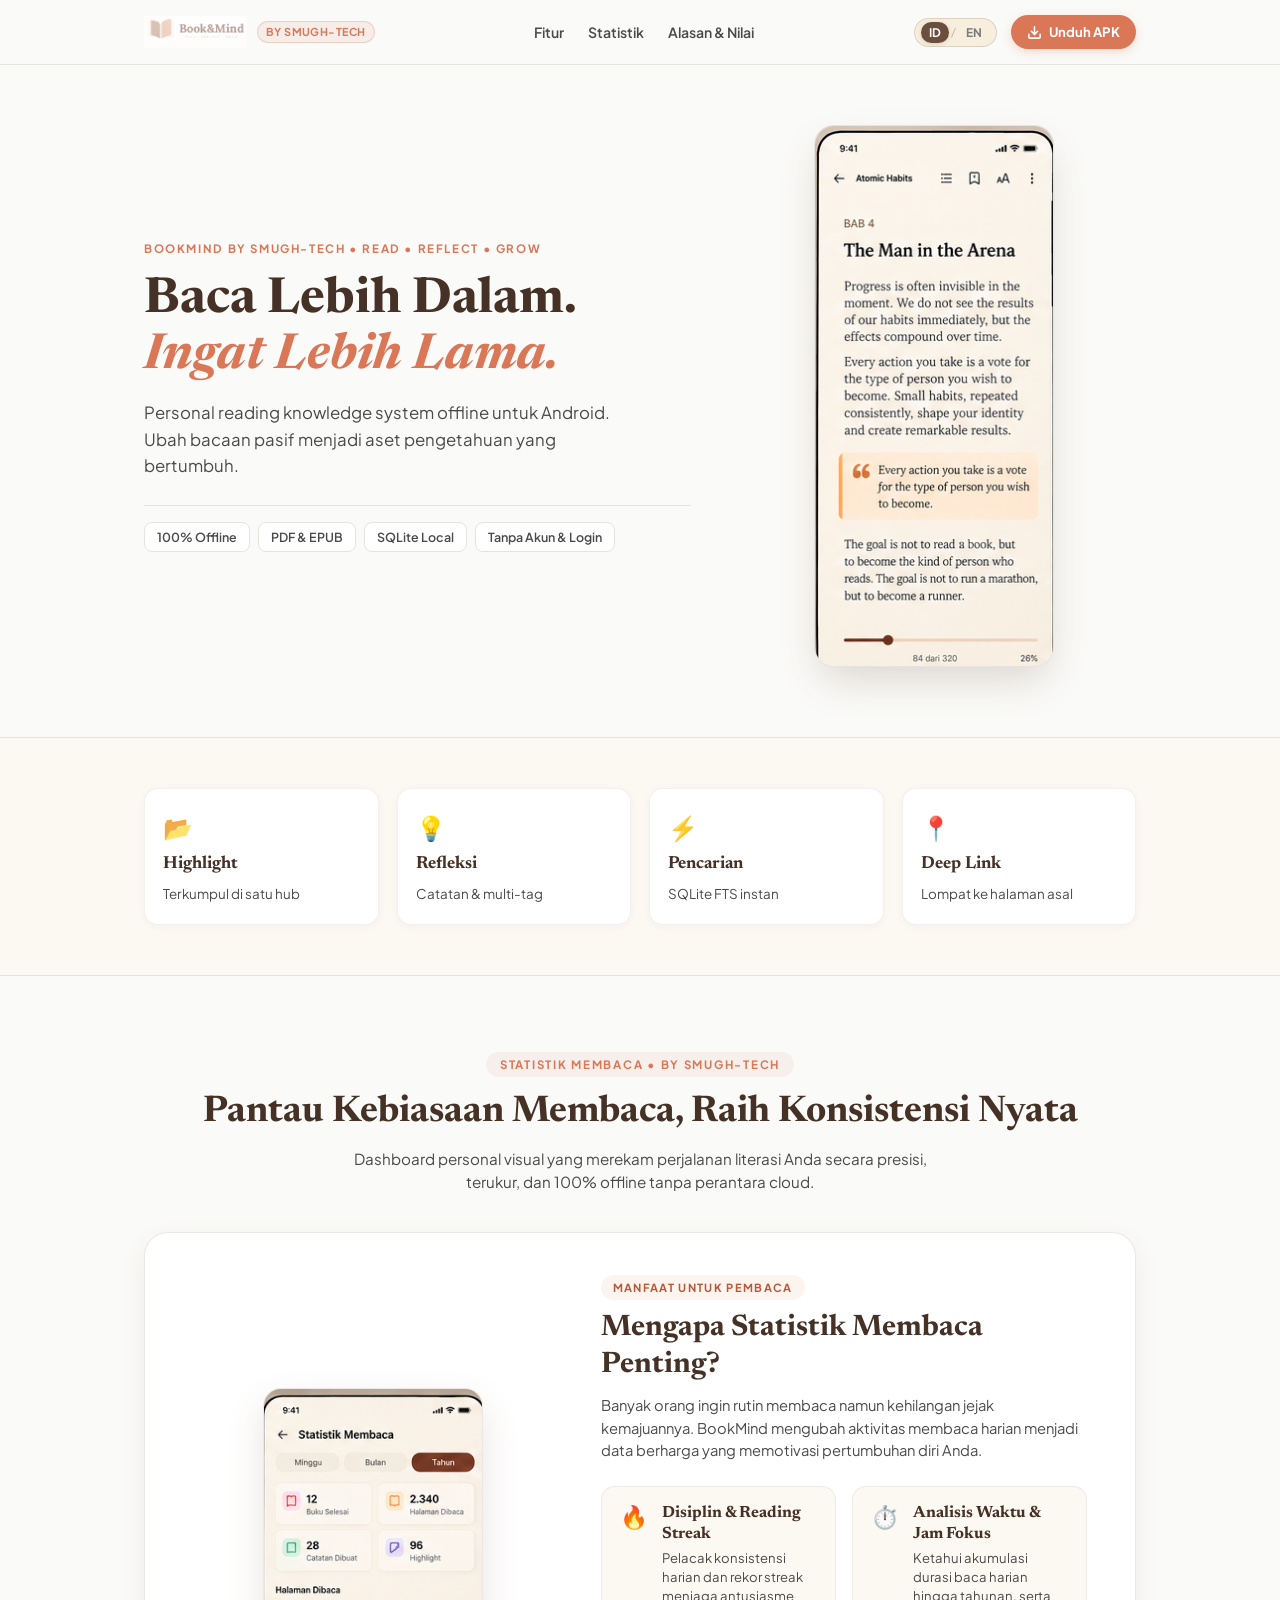
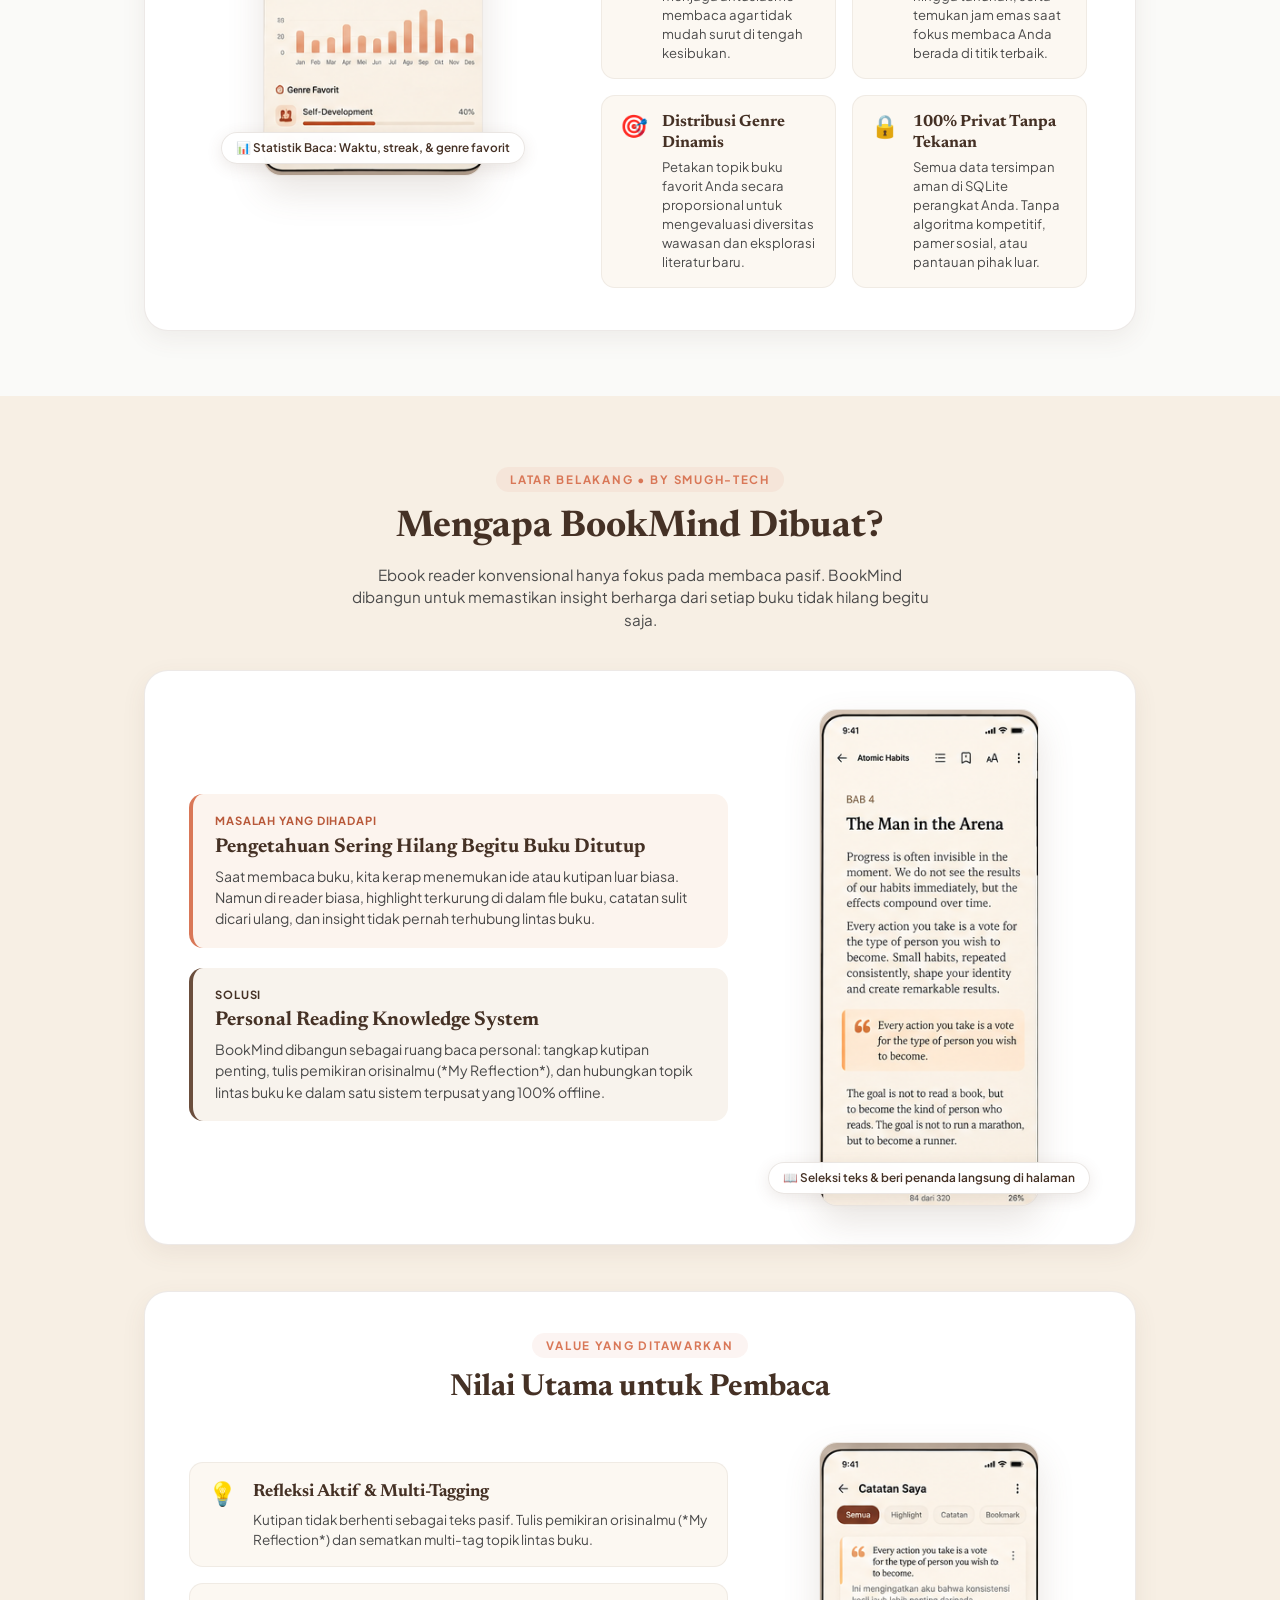
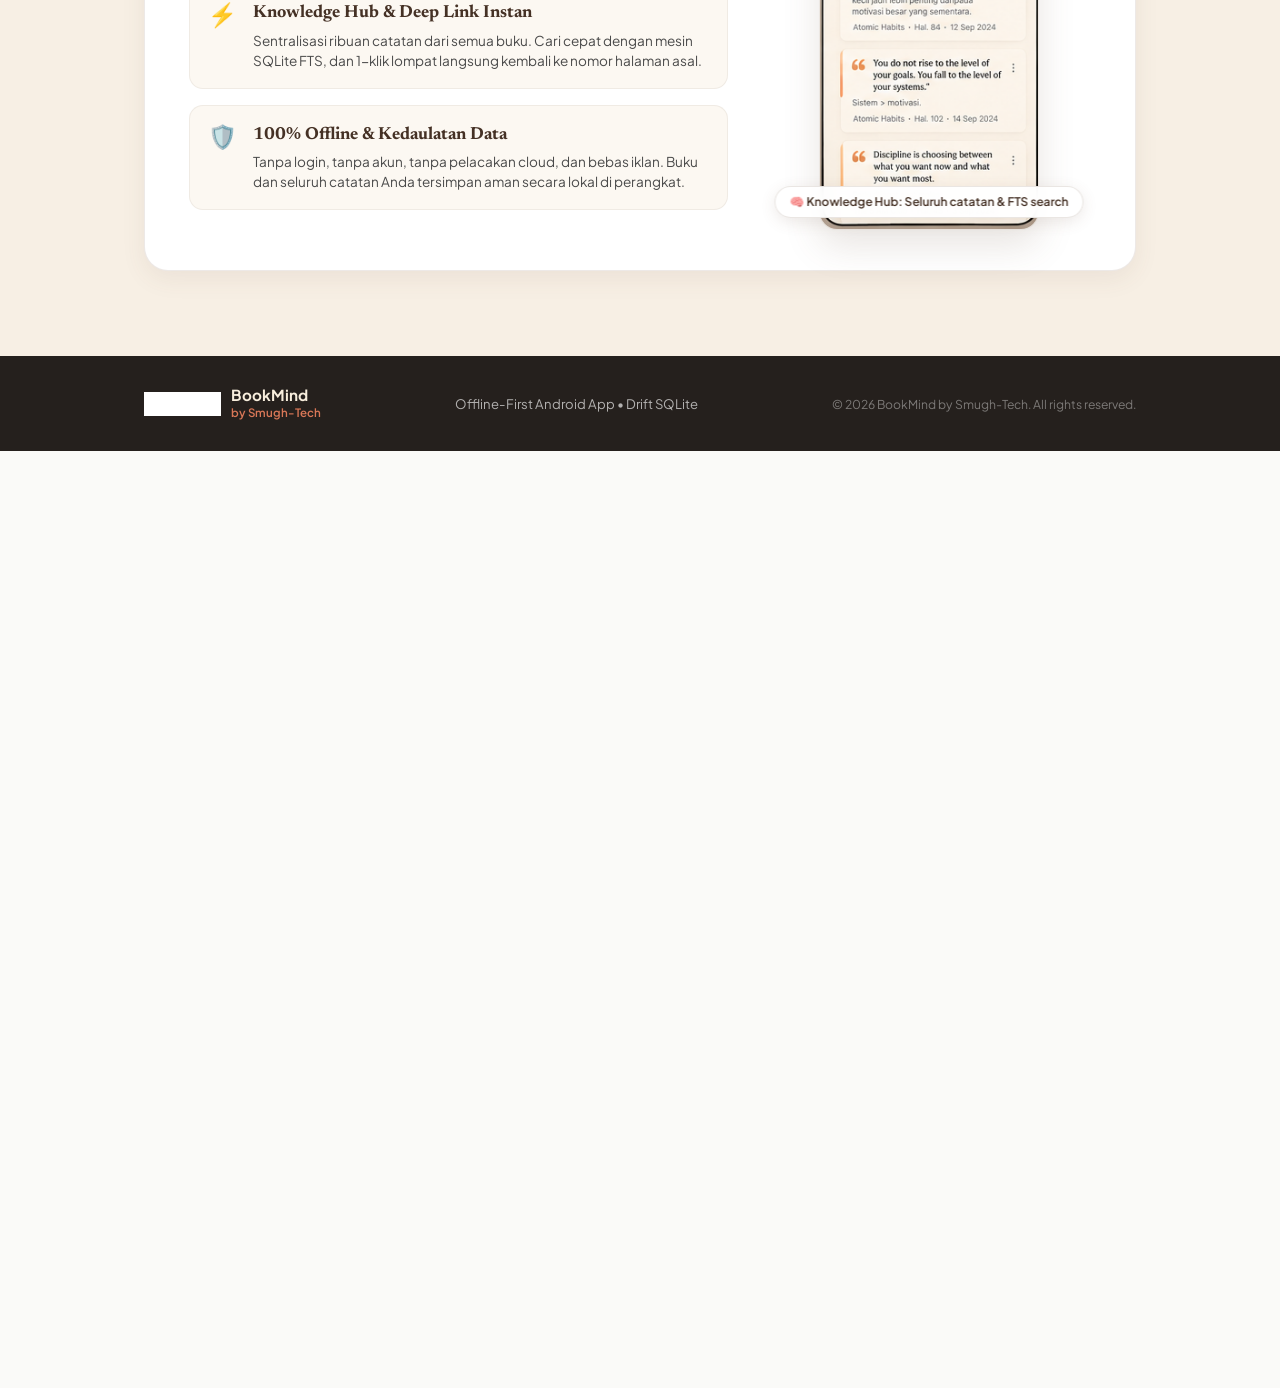
<file: index.html>
<!DOCTYPE html>
<html lang="id">
<head>
  <meta charset="UTF-8">
  <meta http-equiv="refresh" content="0; url=landing-page/index.html">
  <title>Book&Mind Landing Page</title>
</head>
<body>
  <p>Mengarahkan ke landing page... Jika tidak otomatis, klik <a href="landing-page/index.html">di sini</a>.</p>
</body>
</html>
</file>
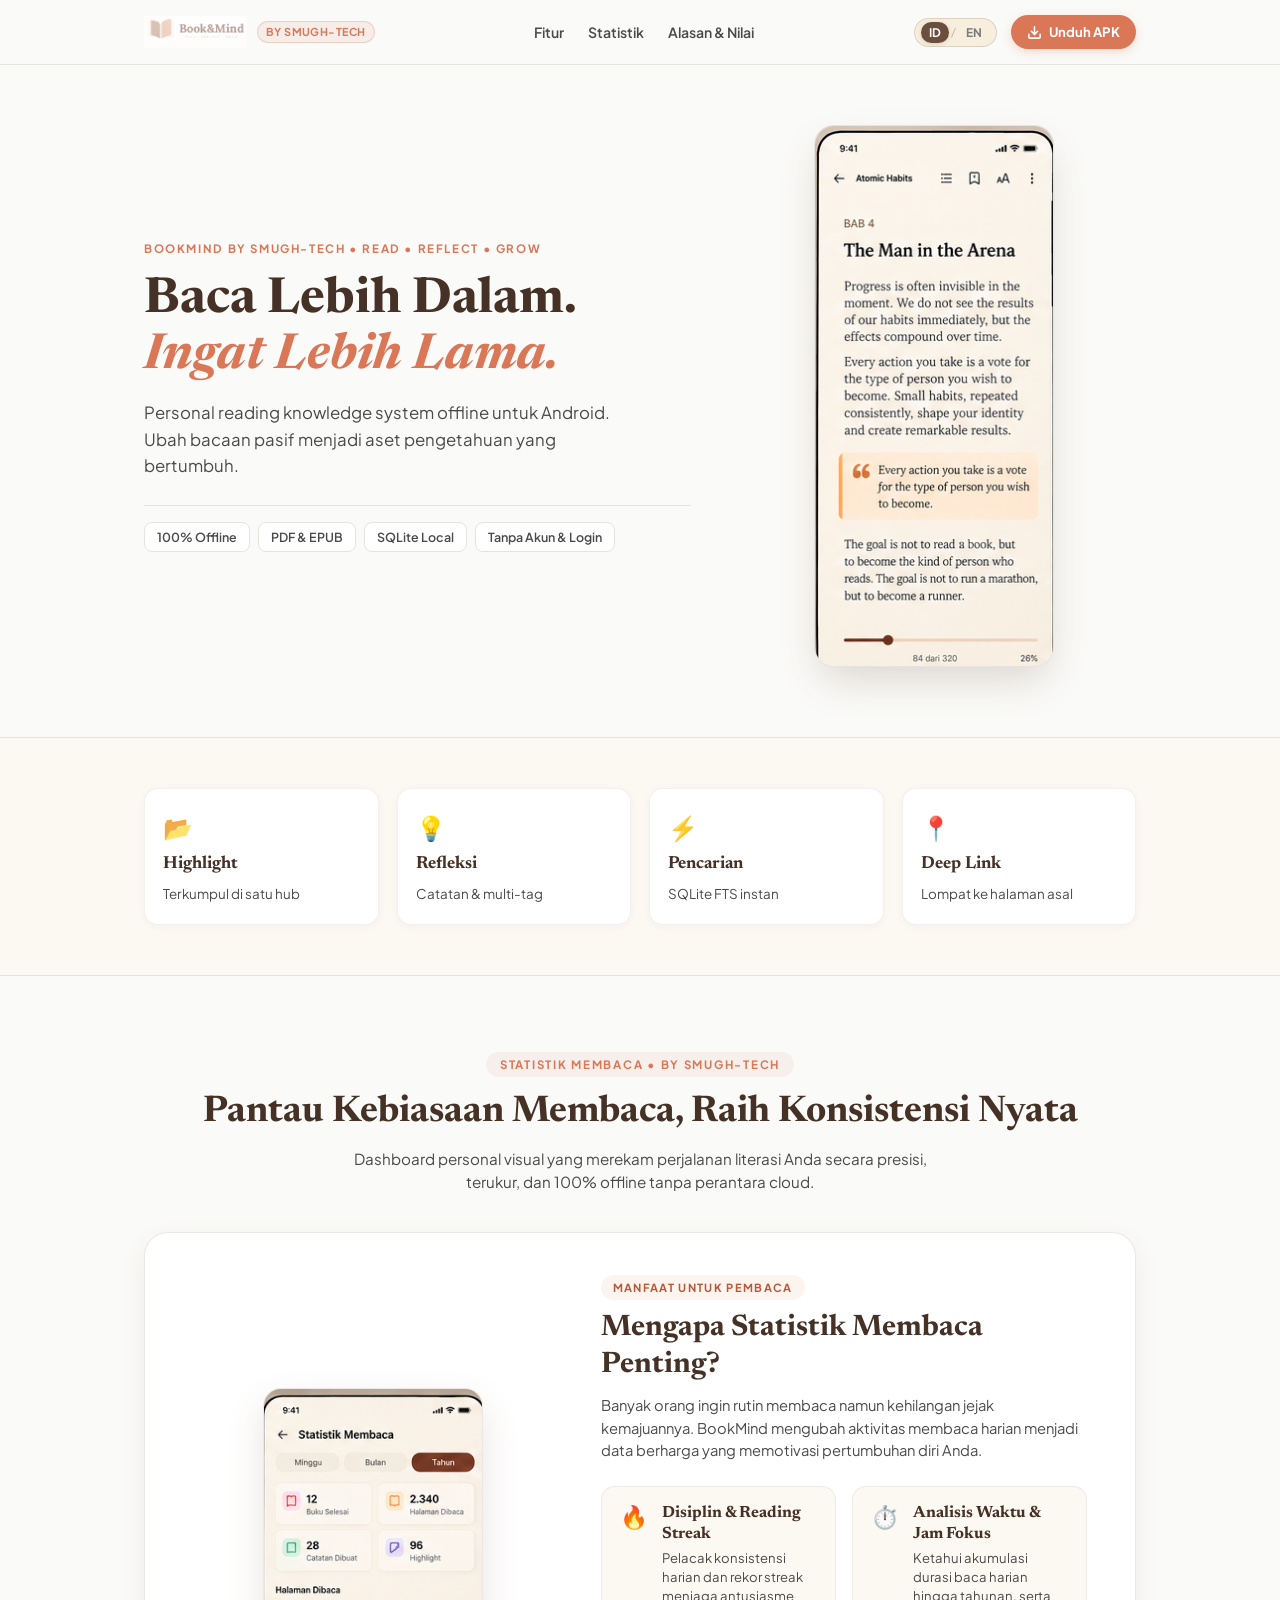
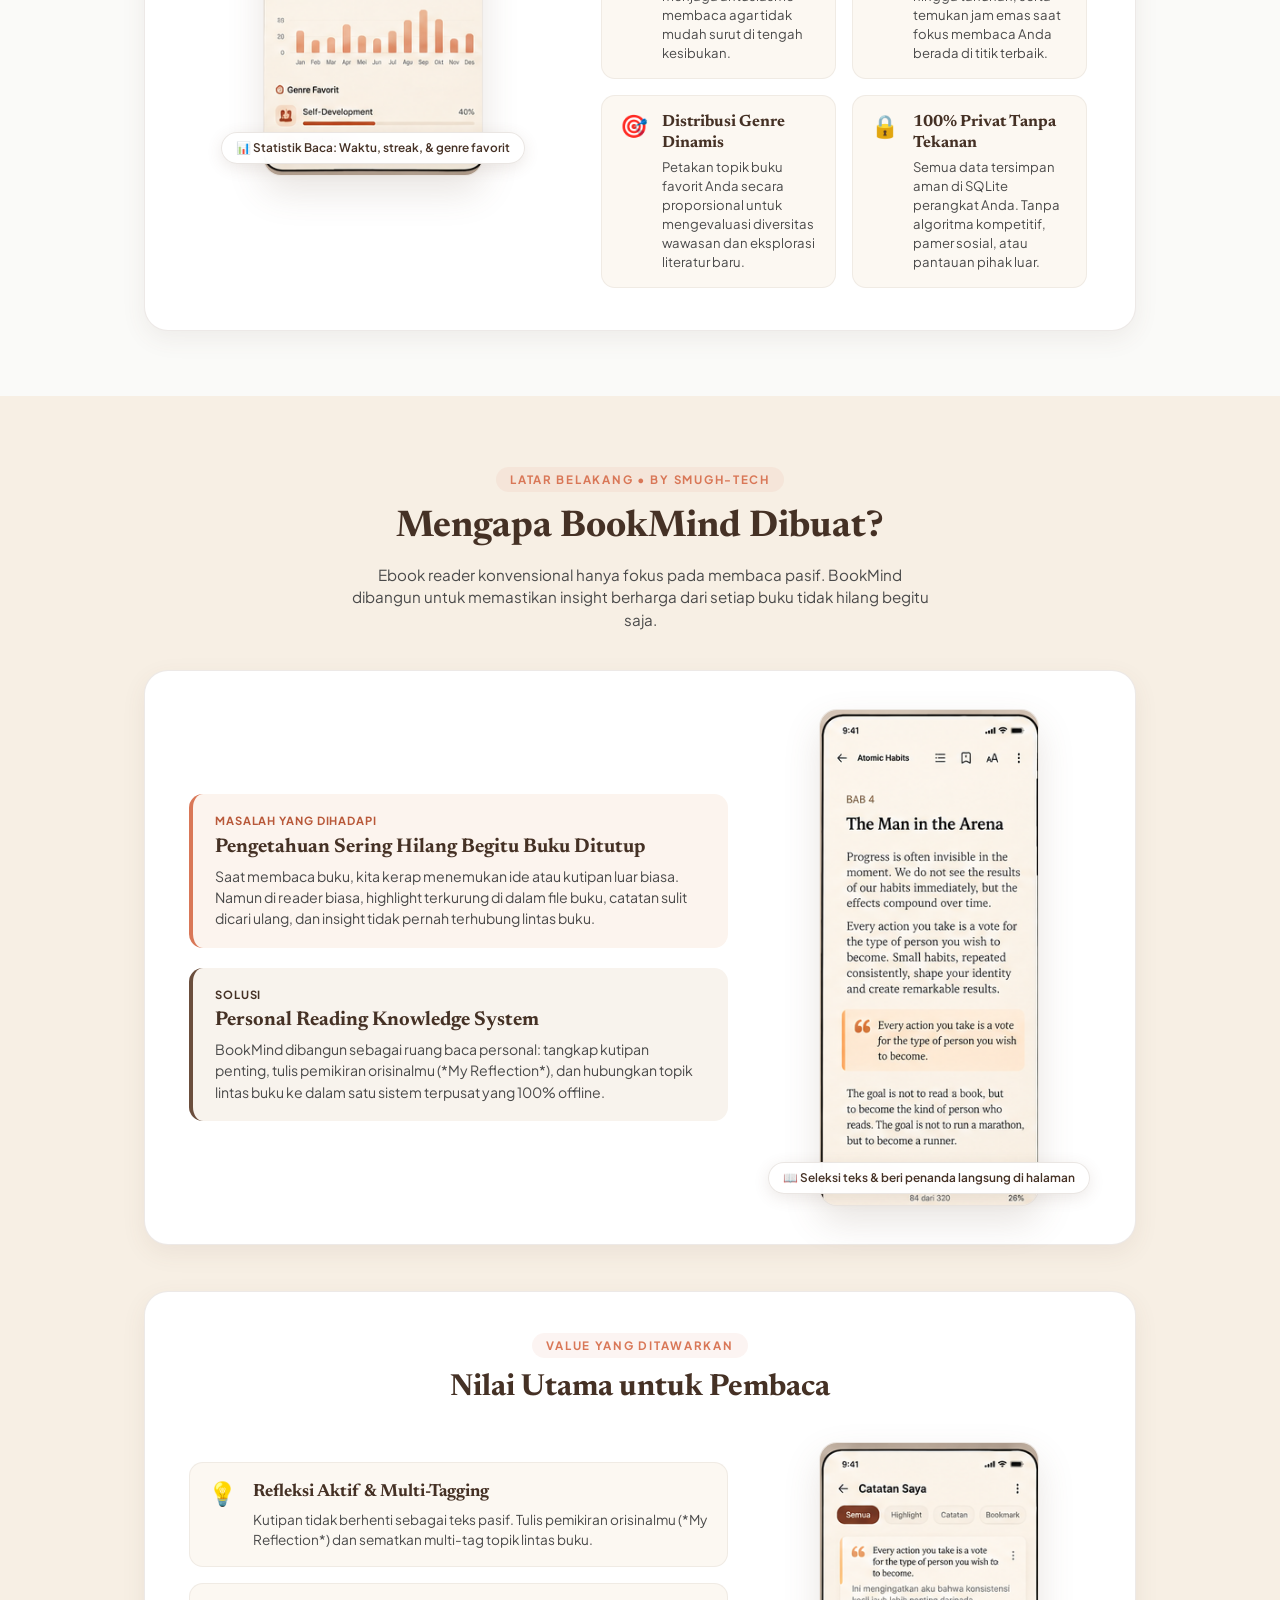
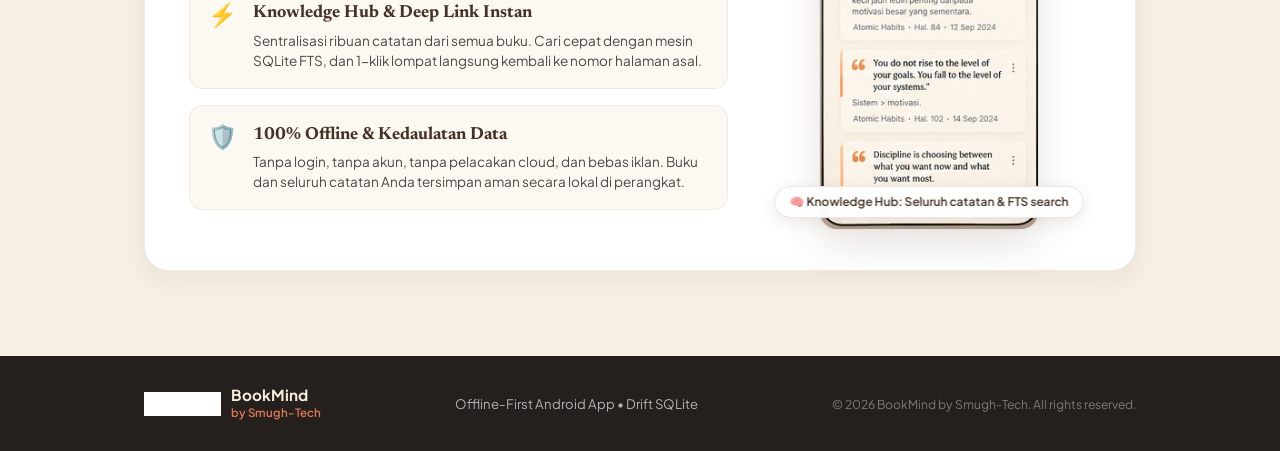
<file: landing-page/index.html>
<!DOCTYPE html>
<html lang="id">
<head>
  <meta charset="UTF-8">
  <meta name="viewport" content="width=device-width, initial-scale=1.0">
  <title>BookMind by Smugh-Tech — Personal Reading Knowledge System</title>
  <link rel="icon" type="image/png" href="assets/app_icon.png">
  <link rel="stylesheet" href="styles.css">
</head>
<body>

  <!-- Navbar -->
  <header class="navbar-wrap">
    <div class="container navbar">
      <a href="#" class="brand-logo-wrap" aria-label="BookMind Home">
        <img src="assets/logo_brand.png" alt="BookMind" class="brand-logo-img">
        <span class="brand-by-pill">by Smugh-Tech</span>
      </a>

      <ul class="nav-links">
        <li><a href="#fitur" class="nav-link" data-i18n="navFeatures">Fitur</a></li>
        <li><a href="#statistik" class="nav-link" data-i18n="navStats">Statistik</a></li>
        <li><a href="#alasan-dan-nilai" class="nav-link" data-i18n="navStory">Alasan &amp; Nilai</a></li>
      </ul>

      <div class="nav-actions">
        <!-- Language Switcher -->
        <div class="lang-switch-wrap" role="group" aria-label="Language Switcher">
          <button class="lang-toggle-btn active" data-lang="id" id="langIdBtn" aria-label="Bahasa Indonesia">ID</button>
          <span class="lang-divider">/</span>
          <button class="lang-toggle-btn" data-lang="en" id="langEnBtn" aria-label="English">EN</button>
        </div>

        <!-- Download APK Button (Kept only in Navbar) -->
        <a href="https://github.com/smugh/BookMind/releases/download/v.1.0.3/BookMind-v.1.0.3.apk" class="btn btn-download-apk" id="downloadApkBtn" aria-label="Download APK" target="_blank" rel="noopener noreferrer">
          <svg width="15" height="15" viewBox="0 0 24 24" fill="none" stroke="currentColor" stroke-width="2.5" stroke-linecap="round" stroke-linejoin="round">
            <path d="M21 15v4a2 2 0 0 1-2 2H5a2 2 0 0 1-2-2v-4"></path>
            <polyline points="7 10 12 15 17 10"></polyline>
            <line x1="12" y1="15" x2="12" y2="3"></line>
          </svg>
          <span data-i18n="navDownloadApk">Unduh APK</span>
        </a>
      </div>
    </div>
  </header>

  <!-- Hero Section (Button-free as requested, keeping focus on core message & frameless visual) -->
  <section class="hero">
    <div class="container hero-layout">
      <div class="hero-text">
        <div class="hero-tagline" data-i18n="heroTagline">BOOKMIND BY SMUGH-TECH &bull; READ &bull; REFLECT &bull; GROW</div>
        <h1 class="hero-title" data-i18n="heroTitle">Baca Lebih Dalam.<br><span>Ingat Lebih Lama.</span></h1>
        <p class="hero-desc" data-i18n="heroDesc">Personal reading knowledge system offline untuk Android. Ubah bacaan pasif menjadi aset pengetahuan yang bertumbuh.</p>

        <div class="hero-pills">
          <div class="pill-item" data-i18n="heroPillOffline">100% Offline</div>
          <div class="pill-item" data-i18n="heroPillFormats">PDF &amp; EPUB</div>
          <div class="pill-item" data-i18n="heroPillSqlite">SQLite Local</div>
          <div class="pill-item" data-i18n="heroPillNoAccount">Tanpa Akun &amp; Login</div>
        </div>
      </div>

      <!-- Hero Screen (Frameless & Clean) -->
      <div class="hero-phone-wrap">
        <div class="hero-screen-wrap">
          <img src="assets/reader_highlight.png" alt="BookMind Reader" class="hero-screen-img" id="heroImg">
        </div>
      </div>
    </div>
  </section>

  <!-- Minimal 4-Grid Features -->
  <section class="features-section" id="fitur">
    <div class="container">
      <div class="features-grid-4">
        <div class="feat-card">
          <div class="feat-icon">📂</div>
          <h3 data-i18n="feat1Title">Highlight</h3>
          <span data-i18n="feat1Desc">Terkumpul di satu hub</span>
        </div>

        <div class="feat-card">
          <div class="feat-icon">💡</div>
          <h3 data-i18n="feat2Title">Refleksi</h3>
          <span data-i18n="feat2Desc">Catatan &amp; multi-tag</span>
        </div>

        <div class="feat-card">
          <div class="feat-icon">⚡</div>
          <h3 data-i18n="feat3Title">Pencarian</h3>
          <span data-i18n="feat3Desc">SQLite FTS instan</span>
        </div>

        <div class="feat-card">
          <div class="feat-icon">📍</div>
          <h3 data-i18n="feat4Title">Deep Link</h3>
          <span data-i18n="feat4Desc">Lompat ke halaman asal</span>
        </div>
      </div>
    </div>
  </section>

  <!-- Section: Statistik Membaca & Benefit untuk User -->
  <section class="stats-section" id="statistik">
    <div class="container">
      <!-- Section Header -->
      <div class="section-head">
        <div class="section-tag" data-i18n="statsTag">STATISTIK MEMBACA &bull; BY SMUGH-TECH</div>
        <h2 data-i18n="statsTitle">Pantau Kebiasaan Membaca, Raih Konsistensi Nyata</h2>
        <p class="section-sub" data-i18n="statsSub">Dashboard personal visual yang merekam perjalanan literasi Anda secara presisi, terukur, dan 100% offline tanpa perantara cloud.</p>
      </div>

      <!-- Stats Main Showcase & Benefits -->
      <div class="stats-card-main">
        <!-- Left: Frameless Screenshot Showcase -->
        <div class="stats-img-col">
          <div class="story-screen-wrap">
            <img src="assets/reading_stats.png" alt="BookMind Reading Stats" class="story-screen-img" id="statsImg">
            <div class="story-floating-caption" data-i18n="statsImgCaption">
              📊 Statistik Baca: Waktu, streak, &amp; genre favorit
            </div>
          </div>
        </div>

        <!-- Right: Benefits for User -->
        <div class="stats-content-col">
          <div class="stats-badge-lead" data-i18n="statsLead">MANFAAT UNTUK PEMBACA</div>
          <h3 class="stats-headline" data-i18n="statsHeadline">Mengapa Statistik Membaca Penting?</h3>
          <p class="stats-lead-desc" data-i18n="statsLeadDesc">Banyak orang ingin rutin membaca namun kehilangan jejak kemajuannya. BookMind mengubah aktivitas membaca harian menjadi data berharga yang memotivasi pertumbuhan diri Anda.</p>

          <div class="stats-benefits-grid">
            <div class="stats-benefit-item">
              <div class="stats-benefit-icon">🔥</div>
              <div class="stats-benefit-info">
                <h4 data-i18n="statBen1Title">Disiplin &amp; Reading Streak</h4>
                <p data-i18n="statBen1Desc">Pelacak konsistensi harian dan rekor streak menjaga antusiasme membaca agar tidak mudah surut di tengah kesibukan.</p>
              </div>
            </div>

            <div class="stats-benefit-item">
              <div class="stats-benefit-icon">⏱️</div>
              <div class="stats-benefit-info">
                <h4 data-i18n="statBen2Title">Analisis Waktu &amp; Jam Fokus</h4>
                <p data-i18n="statBen2Desc">Ketahui akumulasi durasi baca harian hingga tahunan, serta temukan jam emas saat fokus membaca Anda berada di titik terbaik.</p>
              </div>
            </div>

            <div class="stats-benefit-item">
              <div class="stats-benefit-icon">🎯</div>
              <div class="stats-benefit-info">
                <h4 data-i18n="statBen3Title">Distribusi Genre Dinamis</h4>
                <p data-i18n="statBen3Desc">Petakan topik buku favorit Anda secara proporsional untuk mengevaluasi diversitas wawasan dan eksplorasi literatur baru.</p>
              </div>
            </div>

            <div class="stats-benefit-item">
              <div class="stats-benefit-icon">🔒</div>
              <div class="stats-benefit-info">
                <h4 data-i18n="statBen4Title">100% Privat Tanpa Tekanan</h4>
                <p data-i18n="statBen4Desc">Semua data tersimpan aman di SQLite perangkat Anda. Tanpa algoritma kompetitif, pamer sosial, atau pantauan pihak luar.</p>
              </div>
            </div>
          </div>
        </div>
      </div>
    </div>
  </section>

  <!-- Section: Alasan Dibuatnya APK ini & Value yang Ditawarkan -->
  <section class="story-section" id="alasan-dan-nilai">
    <div class="container">
      <!-- Section Header -->
      <div class="section-head">
        <div class="section-tag" data-i18n="storyTag">LATAR BELAKANG &bull; BY SMUGH-TECH</div>
        <h2 data-i18n="storyTitle">Mengapa BookMind Dibuat?</h2>
        <p class="section-sub" data-i18n="storySub">Ebook reader konvensional hanya fokus pada membaca pasif. BookMind dibangun untuk memastikan insight berharga dari setiap buku tidak hilang begitu saja.</p>
      </div>

      <!-- Story Split: Problem vs Solution with Reader Highlight Image -->
      <div class="story-card-split">
        <div class="story-info-col">
          <!-- Problem Box -->
          <div class="story-box story-box-problem">
            <div class="story-box-badge" data-i18n="problemTag">MASALAH YANG DIHADAPI</div>
            <h3 data-i18n="problemTitle">Pengetahuan Sering Hilang Begitu Buku Ditutup</h3>
            <p data-i18n="problemDesc">
              Saat membaca buku, kita kerap menemukan ide atau kutipan luar biasa. Namun di reader biasa, highlight terkurung di dalam file buku, catatan sulit dicari ulang, dan insight tidak pernah terhubung lintas buku.
            </p>
          </div>

          <!-- Solution Box -->
          <div class="story-box story-box-solution">
            <div class="story-box-badge" data-i18n="solutionTag">SOLUSI</div>
            <h3 data-i18n="solutionTitle">Personal Reading Knowledge System</h3>
            <p data-i18n="solutionDesc">
              BookMind dibangun sebagai ruang baca personal: tangkap kutipan penting, tulis pemikiran orisinalmu (*My Reflection*), dan hubungkan topik lintas buku ke dalam satu sistem terpusat yang 100% offline.
            </p>
          </div>
        </div>

        <div class="story-img-col">
          <div class="story-screen-wrap">
            <img src="assets/reader_highlight.png" alt="Reader Highlight UI" class="story-screen-img" id="storyImg1">
            <div class="story-floating-caption" data-i18n="storyImg1Caption">
              📖 Seleksi teks &amp; beri penanda langsung di halaman
            </div>
          </div>
        </div>
      </div>

      <!-- Core Values Layout with Knowledge Hub Image -->
      <div class="values-wrapper">
        <div class="values-head">
          <div class="section-tag" data-i18n="valuesTag">VALUE YANG DITAWARKAN</div>
          <h2 data-i18n="valuesTitle">Nilai Utama untuk Pembaca</h2>
        </div>

        <div class="values-layout">
          <!-- Left: 3 Value Points -->
          <div class="values-list">
            <div class="value-item">
              <div class="value-icon">💡</div>
              <div class="value-content">
                <h4 data-i18n="val1Title">Refleksi Aktif &amp; Multi-Tagging</h4>
                <p data-i18n="val1Desc">Kutipan tidak berhenti sebagai teks pasif. Tulis pemikiran orisinalmu (*My Reflection*) dan sematkan multi-tag topik lintas buku.</p>
              </div>
            </div>

            <div class="value-item">
              <div class="value-icon">⚡</div>
              <div class="value-content">
                <h4 data-i18n="val2Title">Knowledge Hub &amp; Deep Link Instan</h4>
                <p data-i18n="val2Desc">Sentralisasi ribuan catatan dari semua buku. Cari cepat dengan mesin SQLite FTS, dan 1-klik lompat langsung kembali ke nomor halaman asal.</p>
              </div>
            </div>

            <div class="value-item">
              <div class="value-icon">🛡️</div>
              <div class="value-content">
                <h4 data-i18n="val3Title">100% Offline &amp; Kedaulatan Data</h4>
                <p data-i18n="val3Desc">Tanpa login, tanpa akun, tanpa pelacakan cloud, dan bebas iklan. Buku dan seluruh catatan Anda tersimpan aman secara lokal di perangkat.</p>
              </div>
            </div>
          </div>

          <!-- Right: Knowledge Hub UI Showcase -->
          <div class="values-img-col">
            <div class="story-screen-wrap">
              <img src="assets/knowledge_hub.png" alt="Knowledge Hub UI" class="story-screen-img" id="storyImg2">
              <div class="story-floating-caption" data-i18n="storyImg2Caption">
                🧠 Knowledge Hub: Seluruh catatan &amp; FTS search
              </div>
            </div>
          </div>
        </div>
      </div>
    </div>
  </section>

  <!-- Footer -->
  <footer class="footer-min">
    <div class="container footer-flex">
      <div class="footer-brand">
        <img src="assets/logo_brand.png" alt="BookMind">
        <div class="footer-brand-text">
          <span class="footer-title">BookMind</span>
          <span class="footer-by">by Smugh-Tech</span>
        </div>
      </div>
      <div class="footer-center" data-i18n="footerNote">Offline-First Android App &bull; Drift SQLite</div>
      <div class="footer-copy" data-i18n="footerCopy">&copy; 2026 BookMind by Smugh-Tech. All rights reserved.</div>
    </div>
  </footer>

  <!-- Toast Notice for Download APK -->
  <div class="toast-notice" id="toastNotice" role="alert" aria-live="polite"></div>

  <script src="script.js"></script>
</body>
</html>
</file>
<file: landing-page/styles.css>
/* ===================================================================
   BookMind - Minimalist & Presentable Stylesheet
   Palette: Coffee (#6B4E3D), Terracotta (#D97757), Cream (#F8EEDD)
   Neutrals: N900 (#1A1A1A), N700 (#4A4A4A), N500 (#7A7A7A), N300 (#E4E4E0), N100 (#FAFAF8)
   =================================================================== */

@import url('https://fonts.googleapis.com/css2?family=Newsreader:ital,opsz,wght@0,6..72,500;0,6..72,600;0,6..72,700;1,6..72,500&family=Plus+Jakarta+Sans:wght@400;500;600;700&display=swap');

:root {
  --coffee: #6B4E3D;
  --coffee-dark: #453125;
  --terracotta: #D97757;
  --terracotta-dark: #B85839;
  --cream: #F8EEDD;
  --cream-soft: #FCF8F2;
  --cream-light: #F7EFE4;

  --n900: #1A1A1A;
  --n700: #4A4A4A;
  --n500: #7A7A7A;
  --n300: #E4E4E0;
  --n200: #EFEFEF;
  --n100: #FAFAF8;
  --white: #FFFFFF;

  --font-serif: 'Newsreader', Georgia, serif;
  --font-sans: 'Plus Jakarta Sans', -apple-system, sans-serif;

  --container: 1040px;
  --radius-sm: 8px;
  --radius-md: 14px;
  --radius-lg: 24px;
  --radius-full: 9999px;

  --shadow-sm: 0 2px 8px rgba(107, 78, 61, 0.04);
  --shadow-md: 0 8px 24px rgba(107, 78, 61, 0.08);
  --shadow-lg: 0 16px 36px rgba(107, 78, 61, 0.12);
}

*, *::before, *::after {
  box-sizing: border-box;
  margin: 0;
  padding: 0;
}

html {
  scroll-behavior: smooth;
  font-size: 16px;
  -webkit-font-smoothing: antialiased;
}

body {
  font-family: var(--font-sans);
  background-color: var(--n100);
  color: var(--n900);
  line-height: 1.5;
  overflow-x: hidden;
}

a {
  color: inherit;
  text-decoration: none;
}

img {
  max-width: 100%;
  height: auto;
  display: block;
}

.container {
  width: 100%;
  max-width: var(--container);
  margin: 0 auto;
  padding: 0 24px;
}

h1, h2, h3, h4 {
  font-family: var(--font-serif);
  color: var(--coffee-dark);
}

/* Minimal Buttons */
.btn {
  display: inline-flex;
  align-items: center;
  justify-content: center;
  gap: 8px;
  padding: 10px 20px;
  border-radius: var(--radius-md);
  font-size: 0.9rem;
  font-weight: 600;
  transition: all 0.2s ease;
  cursor: pointer;
  border: none;
}

.btn-terracotta {
  background: var(--terracotta);
  color: var(--white);
  box-shadow: 0 4px 12px rgba(217, 119, 87, 0.25);
}

.btn-terracotta:hover {
  background: var(--terracotta-dark);
  transform: translateY(-1px);
}

.btn-secondary {
  background: var(--cream);
  color: var(--coffee);
  border: 1px solid rgba(107, 78, 61, 0.18);
}

.btn-secondary:hover {
  background: #f1e3cc;
  transform: translateY(-1px);
}

/* Navbar */
.navbar-wrap {
  position: sticky;
  top: 0;
  z-index: 100;
  background: rgba(250, 250, 248, 0.95);
  backdrop-filter: blur(12px);
  -webkit-backdrop-filter: blur(12px);
  border-bottom: 1px solid var(--n300);
}

.navbar {
  display: flex;
  align-items: center;
  justify-content: space-between;
  height: 64px;
}

.brand-logo-wrap {
  display: flex;
  align-items: center;
  gap: 10px;
  text-decoration: none;
}

.brand-logo-img {
  height: 32px;
}

.brand-by-pill {
  font-size: 0.68rem;
  font-weight: 700;
  color: var(--terracotta);
  background: rgba(217, 119, 87, 0.1);
  border: 1px solid rgba(217, 119, 87, 0.25);
  border-radius: var(--radius-full);
  padding: 2px 8px;
  letter-spacing: 0.04em;
  text-transform: uppercase;
}

.nav-links {
  display: flex;
  align-items: center;
  gap: 24px;
  list-style: none;
}

.nav-link {
  font-size: 0.88rem;
  font-weight: 600;
  color: var(--n700);
  transition: color 0.2s;
}

.nav-link:hover {
  color: var(--coffee);
}

/* Navbar Actions (Lang Switcher & Download APK) */
.nav-actions {
  display: flex;
  align-items: center;
  gap: 14px;
}

.lang-switch-wrap {
  display: inline-flex;
  align-items: center;
  gap: 2px;
  background: var(--cream);
  border: 1px solid rgba(107, 78, 61, 0.18);
  border-radius: var(--radius-full);
  padding: 3px 6px;
}

.lang-toggle-btn {
  background: transparent;
  border: none;
  font-size: 0.74rem;
  font-weight: 700;
  color: var(--n500);
  cursor: pointer;
  padding: 3px 8px;
  border-radius: var(--radius-full);
  transition: all 0.2s ease;
  font-family: var(--font-sans);
}

.lang-toggle-btn:hover {
  color: var(--coffee-dark);
}

.lang-toggle-btn.active {
  background: var(--coffee);
  color: var(--white);
  box-shadow: 0 1px 4px rgba(107, 78, 61, 0.2);
}

.lang-divider {
  font-size: 0.72rem;
  color: rgba(107, 78, 61, 0.35);
  user-select: none;
}

.btn-download-apk {
  display: inline-flex;
  align-items: center;
  gap: 7px;
  background: var(--terracotta);
  color: var(--white);
  padding: 7px 16px;
  border-radius: var(--radius-full);
  font-size: 0.82rem;
  font-weight: 700;
  border: none;
  cursor: pointer;
  transition: all 0.2s ease;
  box-shadow: 0 3px 10px rgba(217, 119, 87, 0.25);
  font-family: var(--font-sans);
  text-decoration: none;
}

.btn-download-apk:hover {
  background: var(--terracotta-dark);
  transform: translateY(-1px);
  box-shadow: 0 5px 14px rgba(217, 119, 87, 0.35);
}

.btn-download-apk:active {
  transform: translateY(0);
}

.btn-download-apk svg {
  flex-shrink: 0;
}

/* Hero Section */
.hero {
  padding: 60px 0 70px;
}

.hero-layout {
  display: grid;
  grid-template-columns: 1.15fr 0.85fr;
  align-items: center;
  gap: 40px;
}

.hero-text {
  display: flex;
  flex-direction: column;
  gap: 16px;
}

.hero-tagline {
  font-size: 0.72rem;
  font-weight: 700;
  letter-spacing: 0.14em;
  color: var(--terracotta);
}

.hero-title {
  font-size: 3.1rem;
  font-weight: 700;
  line-height: 1.12;
  color: var(--coffee-dark);
}

.hero-title span {
  color: var(--terracotta);
  font-style: italic;
}

.hero-desc {
  font-size: 1.05rem;
  color: var(--n700);
  line-height: 1.55;
  max-width: 480px;
}

.hero-pills {
  display: flex;
  flex-wrap: wrap;
  gap: 8px;
  margin-top: 10px;
  padding-top: 16px;
  border-top: 1px solid var(--n300);
}

.pill-item {
  font-size: 0.78rem;
  font-weight: 600;
  color: var(--n700);
  background: var(--white);
  padding: 5px 12px;
  border-radius: var(--radius-sm);
  border: 1px solid var(--n300);
}

.hero-phone-wrap {
  display: flex;
  justify-content: center;
}

/* Hero Frameless Screen */
.hero-screen-wrap {
  display: flex;
  justify-content: center;
  align-items: center;
}

.hero-screen-img {
  width: 100%;
  max-width: 240px;
  border-radius: 20px;
  box-shadow: 0 18px 40px -8px rgba(107, 78, 61, 0.22);
  border: 1px solid rgba(107, 78, 61, 0.12);
  background: #FAF8F5;
  display: block;
  transition: transform 0.25s ease, box-shadow 0.25s ease;
}

.hero-screen-img:hover {
  transform: translateY(-4px);
  box-shadow: 0 22px 46px -6px rgba(107, 78, 61, 0.28);
}

/* Minimal 4-Grid Features */
.features-section {
  padding: 50px 0;
  background: var(--cream-soft);
  border-top: 1px solid var(--n300);
  border-bottom: 1px solid var(--n300);
}

.features-grid-4 {
  display: grid;
  grid-template-columns: repeat(4, 1fr);
  gap: 18px;
}

.feat-card {
  background: var(--white);
  border-radius: var(--radius-md);
  padding: 20px 18px;
  border: 1px solid rgba(107, 78, 61, 0.08);
  box-shadow: var(--shadow-sm);
  display: flex;
  flex-direction: column;
  gap: 6px;
  transition: transform 0.2s;
}

.feat-card:hover {
  transform: translateY(-3px);
  border-color: var(--terracotta);
}

.feat-icon {
  font-size: 1.5rem;
}

.feat-card h3 {
  font-size: 1.1rem;
}

.feat-card span {
  font-size: 0.84rem;
  color: var(--n700);
}

/* ===================================================================
   SECTION: STATISTIK MEMBACA & BENEFIT USER
   =================================================================== */
.stats-section {
  padding: 75px 0 65px;
  background: var(--n100);
}

.stats-card-main {
  display: grid;
  grid-template-columns: 0.85fr 1.15fr;
  gap: 48px;
  align-items: center;
  background: var(--white);
  border: 1px solid rgba(107, 78, 61, 0.12);
  border-radius: var(--radius-lg);
  padding: 42px 48px;
  box-shadow: var(--shadow-md);
}

.stats-img-col {
  display: flex;
  justify-content: center;
  align-items: center;
}

.stats-content-col {
  display: flex;
  flex-direction: column;
}

.stats-badge-lead {
  display: inline-block;
  align-self: flex-start;
  font-size: 0.7rem;
  font-weight: 700;
  letter-spacing: 0.12em;
  text-transform: uppercase;
  color: var(--terracotta-dark);
  background: #FCF4EE;
  padding: 4px 12px;
  border-radius: 20px;
  margin-bottom: 10px;
}

.stats-headline {
  font-family: var(--font-serif);
  font-size: 1.85rem;
  color: var(--coffee-dark);
  line-height: 1.25;
  margin-bottom: 10px;
}

.stats-lead-desc {
  font-size: 0.92rem;
  color: var(--n700);
  line-height: 1.55;
  margin-bottom: 24px;
}

.stats-benefits-grid {
  display: grid;
  grid-template-columns: repeat(2, 1fr);
  gap: 16px;
}

.stats-benefit-item {
  display: flex;
  gap: 14px;
  align-items: flex-start;
  background: var(--cream-soft);
  border: 1px solid rgba(107, 78, 61, 0.08);
  border-radius: var(--radius-md);
  padding: 16px 18px;
  transition: transform 0.2s ease, border-color 0.2s ease, box-shadow 0.2s ease;
}

.stats-benefit-item:hover {
  transform: translateY(-2px);
  border-color: var(--terracotta);
  box-shadow: var(--shadow-sm);
}

.stats-benefit-icon {
  font-size: 1.4rem;
  line-height: 1;
  flex-shrink: 0;
  margin-top: 2px;
}

.stats-benefit-info h4 {
  font-family: var(--font-serif);
  font-size: 1.02rem;
  color: var(--coffee-dark);
  margin-bottom: 4px;
  line-height: 1.25;
}

.stats-benefit-info p {
  font-size: 0.82rem;
  color: var(--n700);
  line-height: 1.45;
}

/* ===================================================================
   SECTION: ALASAN DIBUATNYA & VALUE YANG DITAWARKAN
   =================================================================== */
.story-section {
  padding: 70px 0 85px;
  background: var(--cream-light);
}

.section-head {
  text-align: center;
  margin-bottom: 38px;
}

.section-tag {
  display: inline-block;
  font-size: 0.72rem;
  font-weight: 700;
  letter-spacing: 0.15em;
  text-transform: uppercase;
  color: var(--terracotta);
  background: rgba(217, 119, 87, 0.08);
  padding: 4px 14px;
  border-radius: 20px;
  margin-bottom: 8px;
}

.section-head h2 {
  font-family: var(--font-serif);
  font-size: 2.3rem;
  color: var(--coffee-dark);
  margin: 0;
}

.section-sub {
  font-size: 0.95rem;
  color: var(--n700);
  max-width: 580px;
  margin: 8px auto 0;
  line-height: 1.5;
}

/* Part 1: Problem vs Solution Card Split */
.story-card-split {
  display: grid;
  grid-template-columns: 1.25fr 0.75fr;
  gap: 40px;
  align-items: center;
  background: var(--white);
  border: 1px solid rgba(107, 78, 61, 0.12);
  border-radius: var(--radius-lg);
  padding: 38px 44px;
  box-shadow: var(--shadow-md);
  margin-bottom: 46px;
}

.story-info-col {
  display: flex;
  flex-direction: column;
  gap: 20px;
}

.story-box {
  padding: 18px 22px;
  border-radius: var(--radius-md);
  border-left: 4.5px solid transparent;
  display: flex;
  flex-direction: column;
  gap: 6px;
}

.story-box-problem {
  background: #FCF4EE;
  border-left-color: var(--terracotta);
}

.story-box-solution {
  background: #F8F3ED;
  border-left-color: var(--coffee);
}

.story-box-badge {
  font-size: 0.7rem;
  font-weight: 700;
  letter-spacing: 0.08em;
  text-transform: uppercase;
}

.story-box-problem .story-box-badge {
  color: var(--terracotta-dark);
}

.story-box-solution .story-box-badge {
  color: var(--coffee-dark);
}

.story-box h3 {
  font-family: var(--font-serif);
  font-size: 1.25rem;
  color: var(--coffee-dark);
  line-height: 1.25;
}

.story-box p {
  font-size: 0.88rem;
  color: var(--n700);
  line-height: 1.5;
}

.story-img-col {
  display: flex;
  justify-content: center;
  align-items: center;
}

/* Frameless Screenshot Presentation in Story Section */
.story-screen-wrap {
  position: relative;
  display: flex;
  justify-content: center;
  align-items: center;
}

.story-screen-img {
  width: 100%;
  max-width: 220px;
  border-radius: 18px;
  box-shadow: 0 16px 36px rgba(107, 78, 61, 0.15);
  border: 1px solid rgba(107, 78, 61, 0.10);
  background: #FAF8F5;
  display: block;
  transition: transform 0.25s ease, box-shadow 0.25s ease;
}

.story-screen-img:hover {
  transform: translateY(-4px);
  box-shadow: 0 20px 42px rgba(107, 78, 61, 0.20);
}

.story-floating-caption {
  position: absolute;
  bottom: 12px;
  left: 50%;
  transform: translateX(-50%);
  background: rgba(255, 255, 255, 0.95);
  backdrop-filter: blur(8px);
  border: 1px solid rgba(107, 78, 61, 0.14);
  border-radius: var(--radius-full);
  padding: 6px 14px;
  font-size: 0.74rem;
  font-weight: 600;
  color: var(--coffee-dark);
  white-space: nowrap;
  box-shadow: 0 4px 16px rgba(107, 78, 61, 0.12);
}

/* Part 2: Values Layout */
.values-wrapper {
  background: var(--white);
  border: 1px solid rgba(107, 78, 61, 0.12);
  border-radius: var(--radius-lg);
  padding: 40px 44px;
  box-shadow: var(--shadow-md);
}

.values-head {
  text-align: center;
  margin-bottom: 30px;
}

.values-head h2 {
  font-family: var(--font-serif);
  font-size: 1.9rem;
  color: var(--coffee-dark);
}

.values-layout {
  display: grid;
  grid-template-columns: 1.25fr 0.75fr;
  gap: 40px;
  align-items: center;
}

.values-list {
  display: flex;
  flex-direction: column;
  gap: 16px;
}

.value-item {
  display: flex;
  gap: 16px;
  align-items: flex-start;
  padding: 16px 18px;
  border-radius: var(--radius-md);
  background: var(--cream-soft);
  border: 1px solid rgba(107, 78, 61, 0.08);
  transition: transform 0.2s ease, border-color 0.2s ease, box-shadow 0.2s ease;
}

.value-item:hover {
  transform: translateX(4px);
  border-color: var(--terracotta);
  box-shadow: var(--shadow-sm);
}

.value-icon {
  font-size: 1.45rem;
  line-height: 1;
  flex-shrink: 0;
  margin-top: 2px;
}

.value-content h4 {
  font-family: var(--font-serif);
  font-size: 1.1rem;
  color: var(--coffee-dark);
  margin-bottom: 4px;
}

.value-content p {
  font-size: 0.85rem;
  color: var(--n700);
  line-height: 1.5;
}

.values-img-col {
  display: flex;
  justify-content: center;
  align-items: center;
}

/* Footer */
.footer-min {
  background: #25201D;
  color: rgba(255, 255, 255, 0.6);
  padding: 30px 0;
  font-size: 0.82rem;
}

.footer-flex {
  display: flex;
  justify-content: space-between;
  align-items: center;
  flex-wrap: wrap;
  gap: 16px;
}

.footer-brand {
  display: flex;
  align-items: center;
  gap: 10px;
}

.footer-brand img {
  height: 24px;
  filter: brightness(0) invert(1);
}

.footer-brand-text {
  display: flex;
  flex-direction: column;
}

.footer-title {
  color: var(--cream);
  font-weight: 700;
  font-size: 0.95rem;
  line-height: 1.2;
}

.footer-by {
  color: var(--terracotta);
  font-size: 0.72rem;
  font-weight: 600;
}

.footer-center {
  color: rgba(255, 255, 255, 0.65);
}

.footer-copy {
  color: rgba(255, 255, 255, 0.4);
  font-size: 0.76rem;
}

/* Toast Notice */
.toast-notice {
  position: fixed;
  bottom: 28px;
  left: 50%;
  transform: translateX(-50%) translateY(30px);
  background: #25201D;
  color: #FFFFFF;
  padding: 12px 24px;
  border-radius: var(--radius-full);
  box-shadow: 0 12px 32px rgba(0, 0, 0, 0.25);
  font-size: 0.88rem;
  font-weight: 600;
  z-index: 1000;
  opacity: 0;
  pointer-events: none;
  transition: all 0.3s cubic-bezier(0.16, 1, 0.3, 1);
  border: 1px solid rgba(255, 255, 255, 0.15);
}

.toast-notice.show {
  opacity: 1;
  transform: translateX(-50%) translateY(0);
  pointer-events: auto;
}

/* Responsive */
@media (max-width: 900px) {
  .hero-layout { grid-template-columns: 1fr; text-align: center; }
  .hero-text { align-items: center; }
  .hero-pills { justify-content: center; }
  .features-grid-4 { grid-template-columns: repeat(2, 1fr); }
  .stats-card-main { grid-template-columns: 1fr; padding: 32px 24px; text-align: center; gap: 32px; }
  .stats-content-col { align-items: center; text-align: left; }
  .stats-badge-lead { align-self: center; }
  .stats-headline { text-align: center; }
  .stats-lead-desc { text-align: center; }
  .stats-benefits-grid { grid-template-columns: 1fr; }
  .story-card-split { grid-template-columns: 1fr; padding: 32px 24px; text-align: center; }
  .story-info-col { align-items: center; text-align: left; }
  .values-layout { grid-template-columns: 1fr; }
  .values-wrapper { padding: 32px 24px; }
  .footer-flex { flex-direction: column; text-align: center; gap: 12px; }
}

@media (max-width: 680px) {
  .navbar { height: auto; padding: 12px 0; flex-wrap: wrap; gap: 12px; }
  .nav-links { order: 3; width: 100%; justify-content: center; gap: 16px; }
  .nav-actions { margin-left: auto; }
}

@media (max-width: 600px) {
  .hero-title { font-size: 2.2rem; }
  .features-grid-4 { grid-template-columns: 1fr; }
  .stats-card-main { padding: 24px 16px; }
  .stats-benefit-item { flex-direction: column; gap: 8px; }
  .story-box { padding: 14px 16px; }
  .values-wrapper { padding: 24px 16px; }
  .value-item { flex-direction: column; gap: 8px; }
}
</file>
